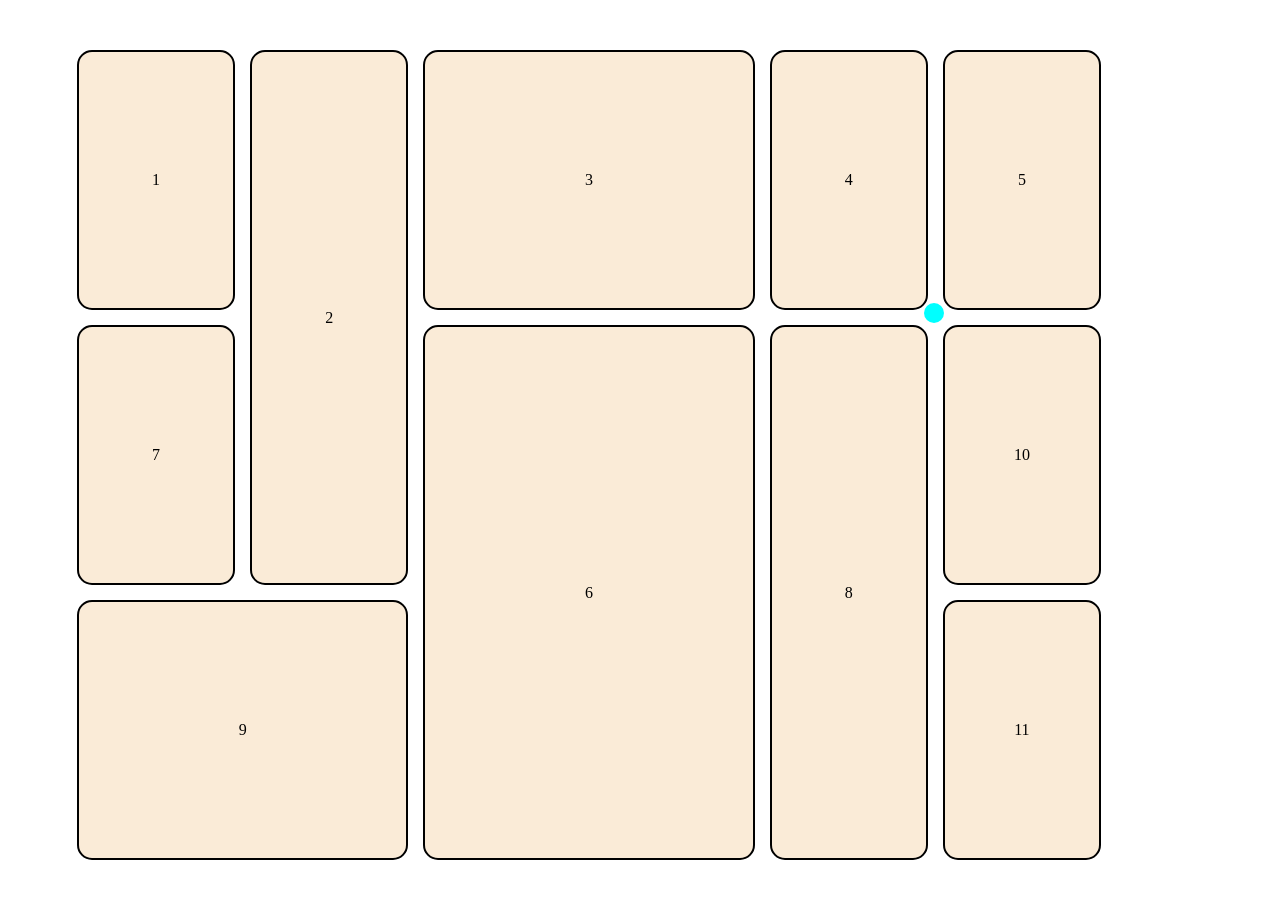
<file: index.html>
<!DOCTYPE html>
<html lang="en">
<head>
    <meta charset="UTF-8">
    <meta name="viewport" content="width=device-width, initial-scale=1.0">
    <title>Document</title>
    <style>
        .container{

            height: 90vh;
            width: 80vw;
            display: grid;
            grid-template-columns: 1fr 1fr 1fr 1fr 1fr 1fr;
            margin-top: 5vh;
            margin-left: 5vw;
            grid-gap:15px;
            padding: 5px;
        }
        .box{
            background-color: antiquewhite;
            border: 2px solid black;
            border-radius: 15px;
            align-content: center;
            display: flex;
            justify-content: center;
            align-items: center;
        }
        #box2{
            grid-column: 2;
            grid-row-start: 1;
            grid-row-end: 3;
        }
        #box3{
            grid-column-start: 3;
            grid-column-end: 5;
        }
        #box6{
            grid-column: 3;
            grid-column-start: 3;
            grid-column-end: 5;
            grid-row-start: 2;
            grid-row-end: 4;
        }
        #box7{
            grid-column: 1;
            grid-row: 2;
        }
        #box8{
            grid-row-start: 2;
            grid-row-end: 4;
        }
        #box9{
            grid-column: 1;
            grid-row: 3;
            grid-column-start: 1;
            grid-column-end: 3;
        }
        .cir{
            height: 20px;
            width: 20px;
            background-color: aqua;
            border-radius: 50%;
            position:relative;
            left: 71.6vw;
            bottom: 62.5vh;
        }
    </style>
</head>
<body>
    <div class="container">
        <div class="box" id="box1">1</div>
        <div class="box" id="box2">2</div>
        <div class="box" id="box3">3</div>
        <div class="box" id="box4">4</div>
        <div class="box" id="box5">5</div>
        <div class="box" id="box6">6</div>
        <div class="box" id="box7">7</div> 
        <div class="box" id="box8">8</div>
        <div class="box" id="box9">9</div>
        <div class="box" id="box10">10</div>
        <div class="box" id="box11">11</div>
    </div>
    <div class="cir"></div>
</body>
</html>
</file>
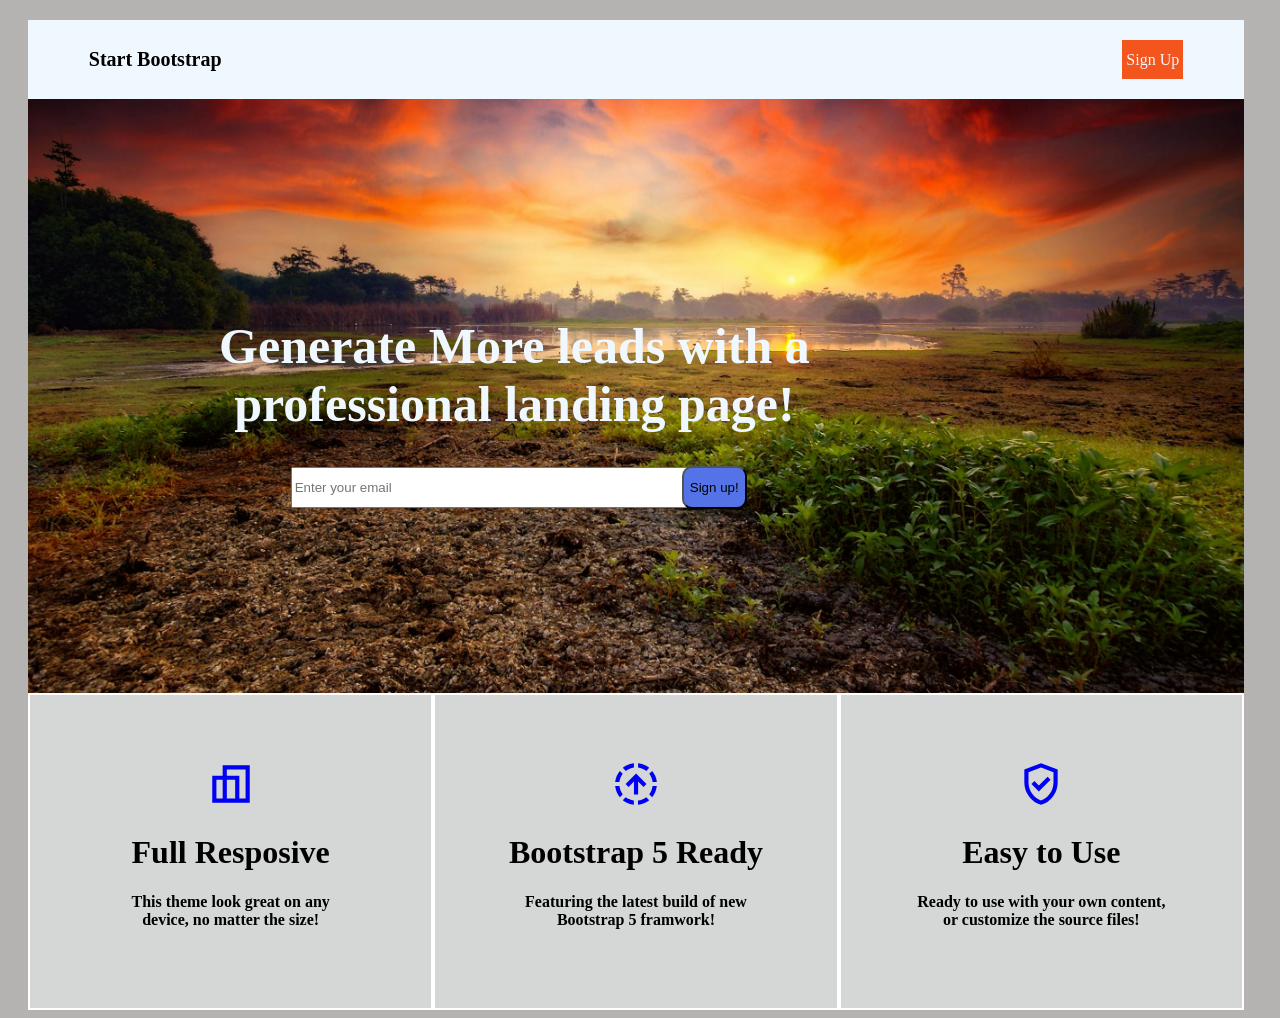
<file: assi_1.html>
<!DOCTYPE html>
<html lang="en">
<head>
    <meta charset="UTF-8">
    <meta name="viewport" content="width=device-width, initial-scale=1.0">
    <title>Document</title>
    <link rel="stylesheet" href="style.css">
</head>
<body>
    <div class="main">
        <div class="nav1">
        <div class="boot">
            Start Bootstrap
        </div>
        <div class="btn">
            <buttton>Sign Up</buttton>
        </div>
    </div>
    <div class="ar">
        <div class="input_cont">
            <h1 class="input_text">Generate More leads with a <br> professional landing page!</h1>
            <input class="in" type="text" placeholder="Enter your email">
            <button class="btn2">Sign up!</button>
        </div>
    </div>
    <div class="cont">
        <div class="cont1">
            <img src="/responsive_layout.svg" height="50px" width="50px">
            <h1>Full Resposive</h1>
            <p>This theme look great on any<br>
                   device, no matter the size!
            </p>
        </div>
        <div class="cont1">
            <img src="/arrow_upload_ready_logo.svg" height="50px" width="50px">
            <h1>Bootstrap 5 Ready</h1>
            <p>Featuring the latest build of new<br>
                   Bootstrap 5 framwork!
            </p>
        </div>
        <div class="cont1">
            <img src="/verified_logo.svg" height="50px" width="50px">
            <h1>Easy to Use</h1>
            <p>Ready to use with your own content,<br>
                   or customize the source files!
            </p>
        </div>
    </div>
    </div>
</body>
</html>
</file>
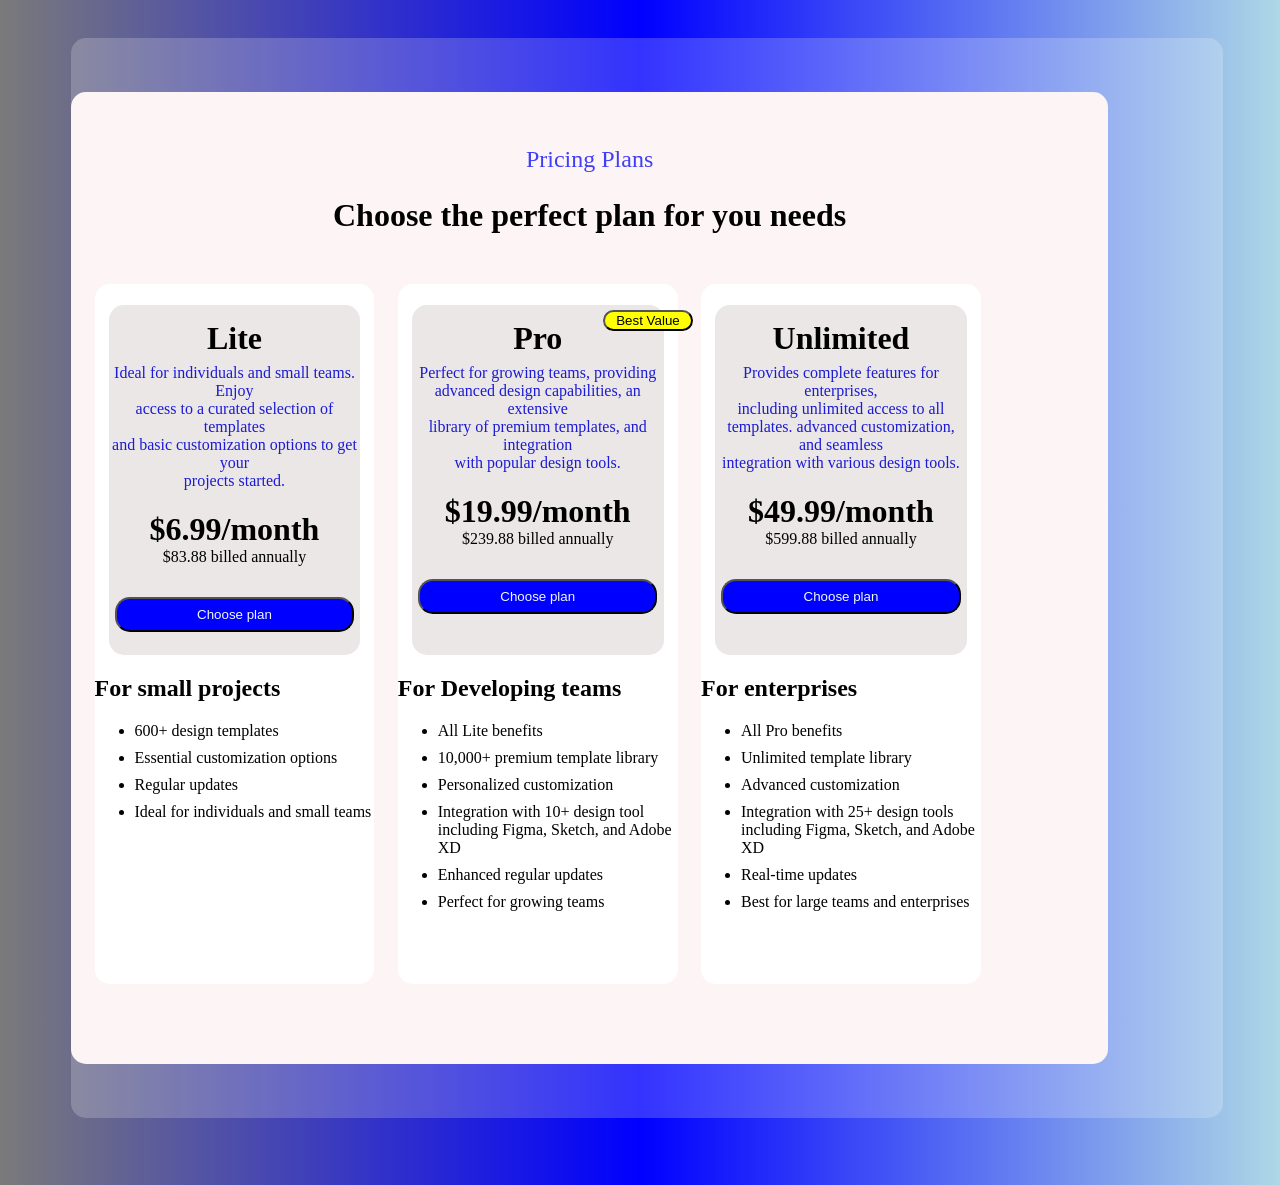
<file: assi_2.html>
<!DOCTYPE html>
<html lang="en">
<head>
    <meta charset="UTF-8">
    <meta name="viewport" content="width=device-width, initial-scale=1.0">
    <title>Document</title>
    <link rel="stylesheet" href="style2.css">
</head>
<body>
    <div class="main">
        <div class="cont1">
            <p id="you">Pricing Plans</p>
            <h1 id="he1">Choose the perfect plan for you needs</h1>
            <div class="cont2">
                <div class="cont3">
                    <div class="card">
                        <h1 class="head1">Lite</h1>
                        <p class="para">Ideal for individuals and small teams. Enjoy<br> 
                            access to a curated selection of templates<br> 
                            and basic customization options to get your <br>
                            projects started.</p>
                        <h1 style="margin-bottom: 0%;">$6.99/month</h1>
                        <p style="margin-top: 0%;">$83.88 billed annually</p>
                        <button class="btn">Choose plan</button>
                    </div>
                    <h2 class="head">For small projects</h2>
                    <ul>
                        <li>600+ design templates</li>
                        <li>Essential customization options</li>
                        <li>Regular updates</li>
                        <li>Ideal for individuals and small teams</li>
                    </ul>
                </div>
                <div class="cont3">
                    <div class="card">
                        <h1 class="head1">Pro</h1>
                        <p class="para">Perfect for growing teams, providing<br>
                            advanced design capabilities, an extensive<br>
                            library of premium templates, and integration<br>
                            with popular design tools.</p>
                        <h1 style="margin-bottom: 0%;">$19.99/month</h1>
                        <p style="margin-top: 0%;">$239.88 billed annually</p>
                        <button class="btn">Choose plan</button>
                    </div>
                    <h2>For Developing teams</h2>
                    <ul>
                        <li>All Lite benefits</li>
                        <li>10,000+ premium template library</li>
                        <li>Personalized customization</li>
                        <li>Integration with 10+ design tool including Figma, Sketch, and Adobe XD</li>
                        <li>Enhanced regular updates</li>
                        <li>Perfect for growing teams</li>
                    </ul>
                </div>
                <div class="cont3">
                    <div class="card">
                        <h1 class="head1">Unlimited</h1>
                        <p class="para">Provides complete features for enterprises,<br>
                           including unlimited access to all templates. advanced customization, and seamless<br>
                           integration with various design tools.</p>
                        <h1 style="margin-bottom: 0%;">$49.99/month</h1>
                        <p style="margin-top: 0%;">$599.88 billed annually</p>
                        <button class="btn">Choose plan</button>
                    </div>
                    <h2>For enterprises</h2>
                    <ul>
                        <li>All Pro benefits</li>
                        <li>Unlimited template library</li>
                        <li>Advanced customization</li>
                        <li>Integration with 25+ design tools including Figma, Sketch, and Adobe XD</li>
                        <li>Real-time updates</li>
                        <li>Best for large teams and enterprises</li>
                    </ul>
                </div>
            </div>
        </div>
    </div>
    <button class="btn2">Best Value</button>
</body>
</html>
</file>
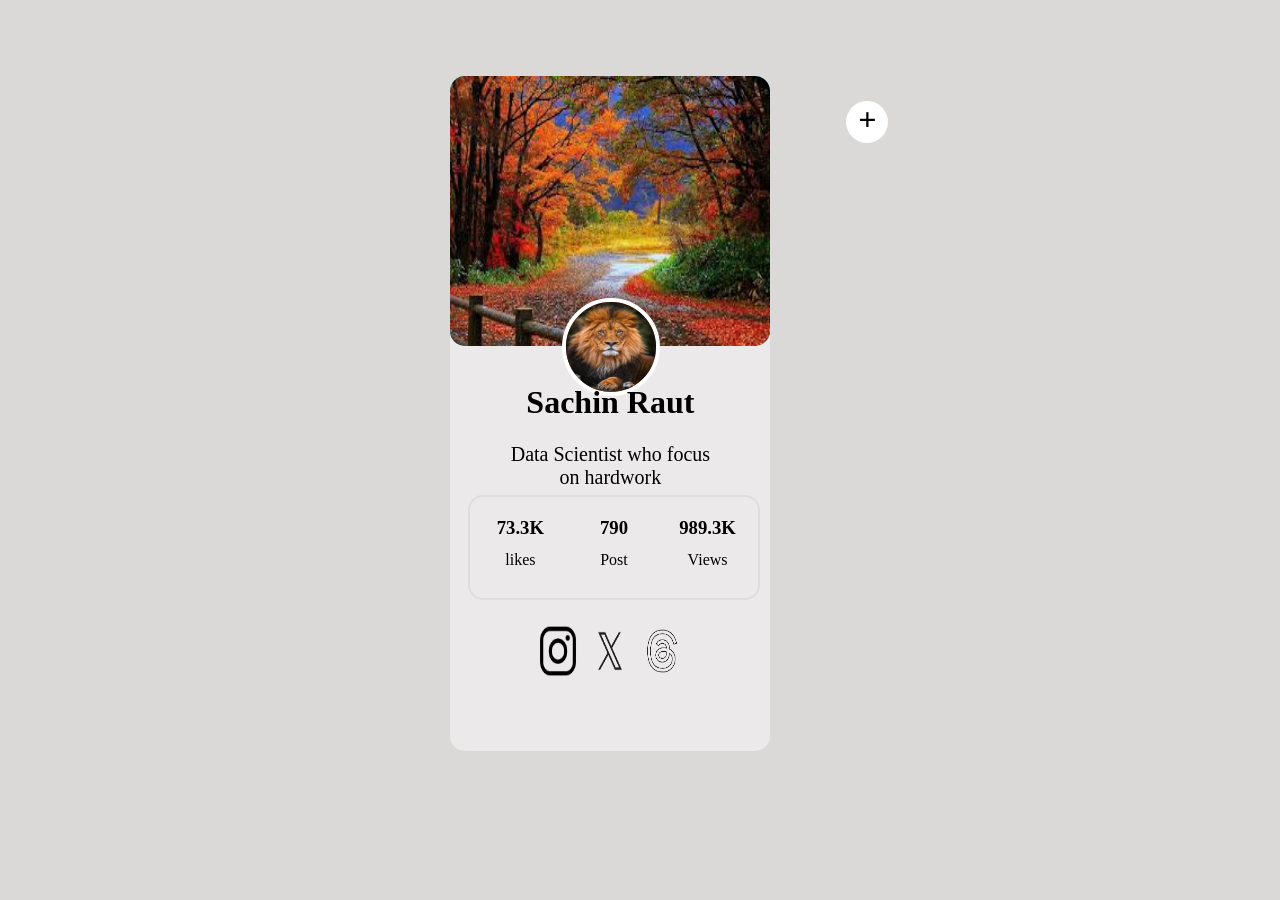
<file: assi_3.html>
<!DOCTYPE html>
<html lang="en">
<head>
    <meta charset="UTF-8">
    <meta name="viewport" content="width=device-width, initial-scale=1.0">
    <title>Document</title>
    <link rel="stylesheet" href="style3.css">
</head>
<body>
    <div class="main">
        <div class="pic">
            <img id="im"src="/nature_image.jpg">
            <div class="logo1"><h1> +</h1></div>
        </div>
        <div class="photo">
            <img id="lion" src="/lion_image.jpg">
        </div>
        <h1 id="name">Sachin Raut</h1>
        <p>Data Scientist who focus <br>
          on hardwork</p>
        <div class="cont">
            <div class="cont1">
                <h3>73.3K</h3>
                <p id="para">likes</p>
            </div>
            <div class="cont1">
                <h3>790</h3>
                <p id="para">Post</p>
            </div>
            <div class="cont1">
                <h3>989.3K</h3>
                <p id="para">Views</p>
            </div>
        </div>
        <div class="cont2">
            <div class="logo2">
                <img class="lgo" src="/insta_logo.png">
            </div>
            <div class="logo2">
                <img class="lgo" src="/X_news_logo.png">
            </div>
            <div class="logo2">
                <img class="lgo" src="/thread_logo.png">
            </div>
        </div>
    </div>
</body>
</html>
</file>
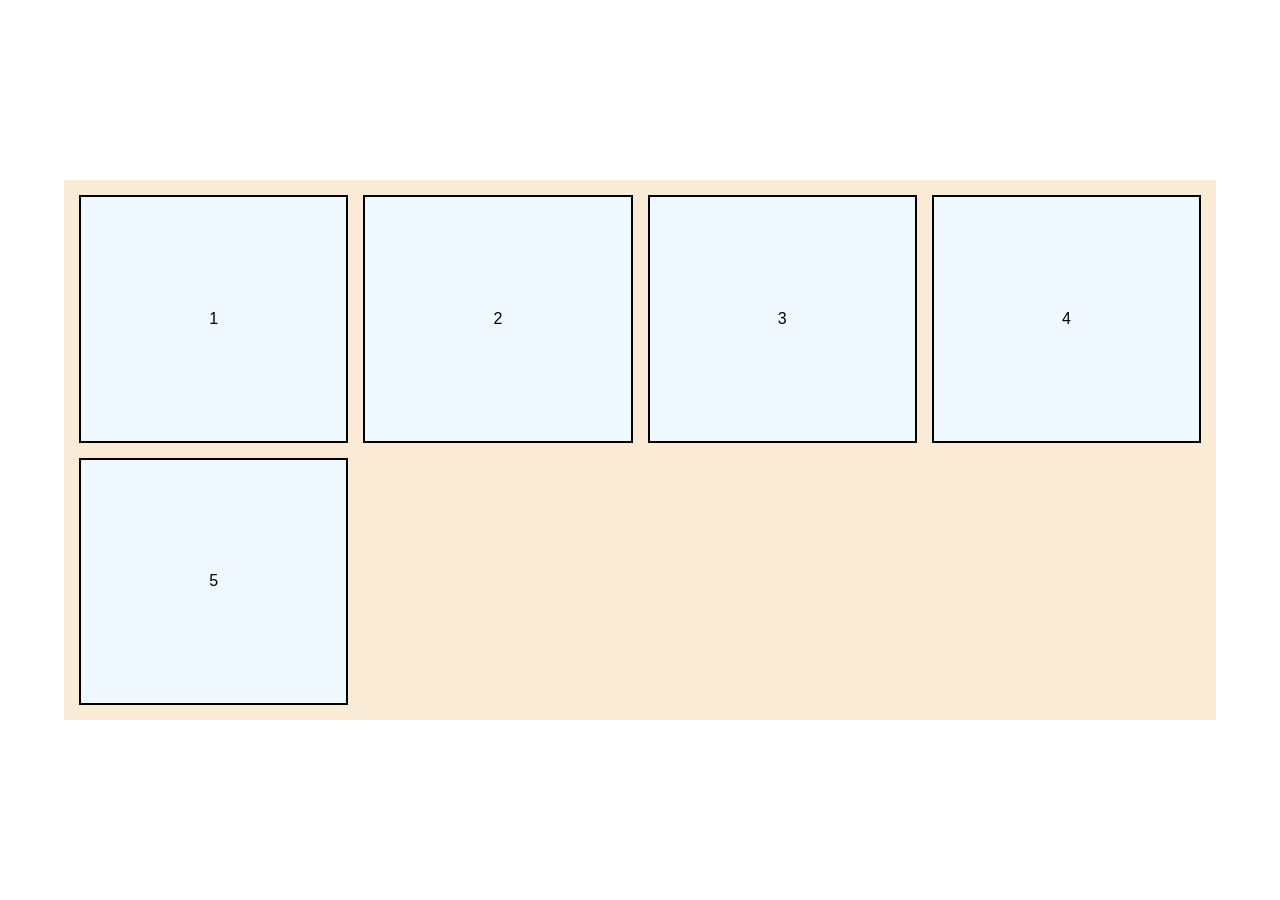
<file: gallery.html>
<!DOCTYPE html>
<html lang="en">
<head>
    <meta charset="UTF-8">
    <meta name="viewport" content="width=device-width, initial-scale=1.0">
    <title>Document</title>
    <style>
        *{
            margin: 0;
            padding: 0;
            box-sizing: border-box;
            height: 100%;
            width: 100%;
            font-family: sans-serif;
        }
        body{
            display: flex;
            justify-content: center;
            align-items: center;
        }
        .cont{
            background-color: antiquewhite;
            max-height: 60vh;
            width: 90vw;
            display: grid;
            grid-template-columns: repeat(auto-fit, minmax(250px,1fr));
            grid-gap: 15px;
            padding: 15px;
        }
        .box{
            background-color: aliceblue;
            border: 2px solid black;
            display: flex;
            align-items: center;
            justify-content: center;
        }
    </style>
</head>
<body>
    <div class="cont">
        <div class="box" id="box1">1</div>
        <div class="box" id="box2">2</div>
        <div class="box" id="box3">3</div>
        <div class="box" id="box4">4</div>
        <div class="box" id="box5">5</div>
    </div>
</body>
</html>
</file>
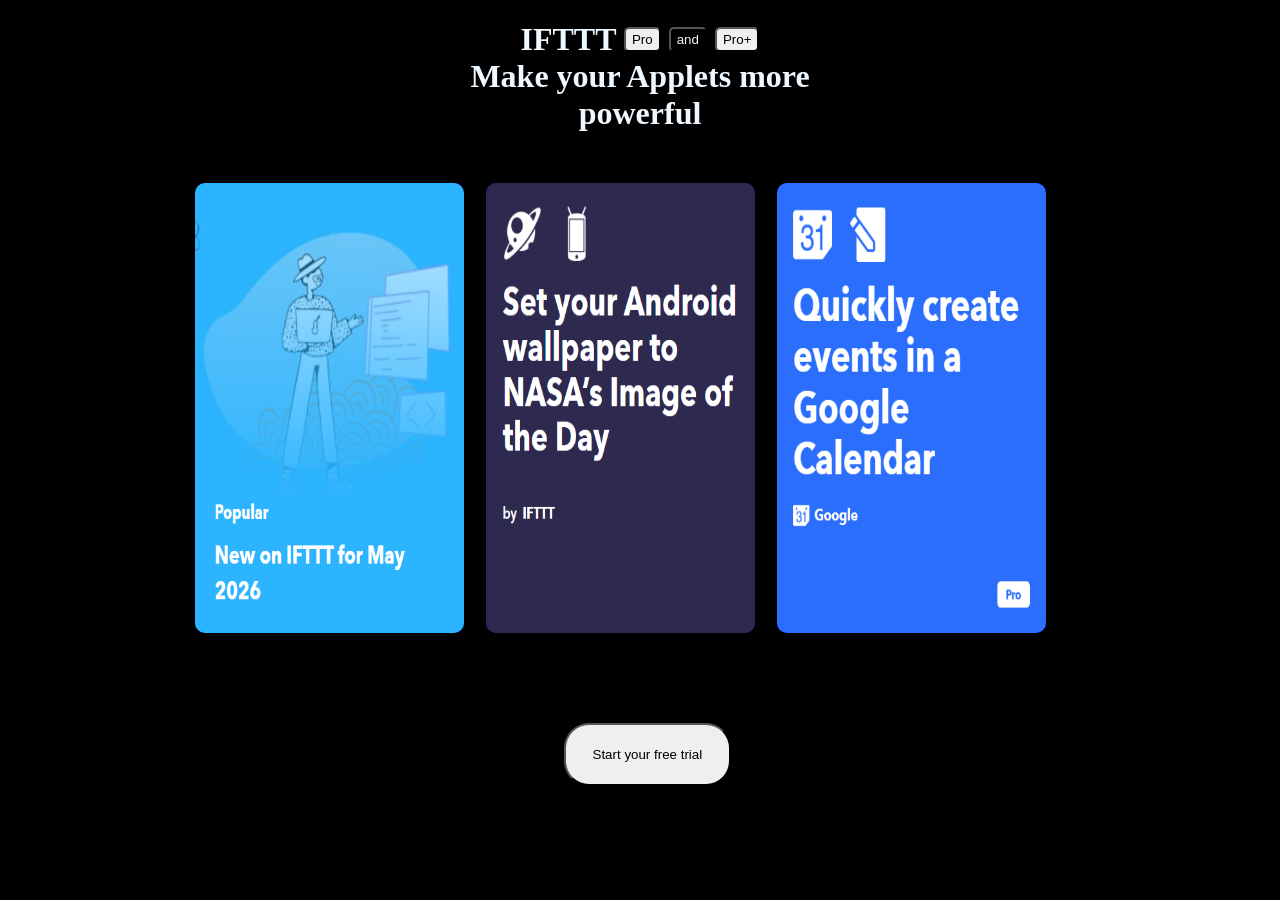
<file: grid.html>
<!DOCTYPE html>
<html lang="en">
<head>
    <meta charset="UTF-8">
    <meta name="viewport" content="width=device-width, initial-scale=1.0">
    <title>Document</title>
    <style>
        body{
            background-color: black;
        }
        h1{
            text-align: center;
            color: aliceblue;
        }
        .main{
            width: 70vw;
            height: 50vh;
            margin-top: 4%;
            margin-left: 13%;
            display: grid;
            grid-template-columns: 30% 30% 30%;
            justify-content: space-evenly;
        }
        .box{
            background-color: blue;
            border-radius: 10px;
        }
        .btn3{
            position: relative;
            left: 44%;
            top: 10vh;
            width: 13vw;
            height: 7vh;
            border-radius: 25px;
        }
        .btn{
            height: 25px;
            position: relative;
            bottom: 6px;
            border-radius: 5px;
        }
        .btn2{
            color: aliceblue;
            background-color: black;
            height: 25px;
            position: relative;
            bottom: 6px;
             border-radius: 5px;
        }
        .image{
            width: 100%;
            height: 100%;
            border-radius: 10px;
        }
    </style>
</head>
<body>
    <h1>IFTTT
         <button class="btn">Pro</button>
         <button class="btn2">and</button>
         <button class="btn">Pro+</button><br>
        Make your Applets more <br> powerful
    </h1>
    <div class="main">
        <div class="box">
            <img class="image" src="/ifttt_img1.png">
        </div>
        <div class="box">
            <img class="image" src="/ifttt_img2.png">
        </div>
        <div class="box">
            <img class="image" src="/ifttt_img3.png">
        </div>
    </div>
    <button class="btn3">Start your free trial</button>
</body>
</html>
</file>
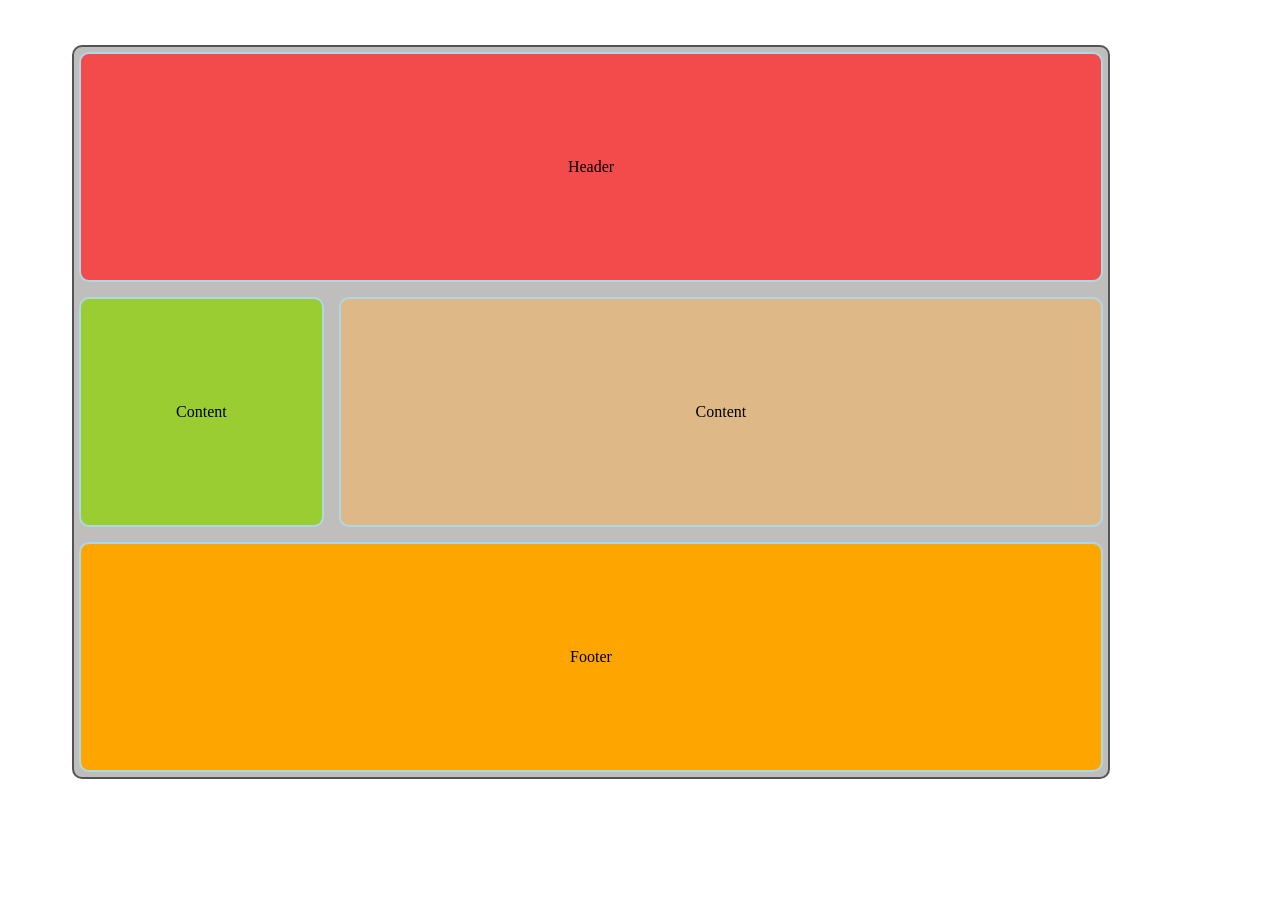
<file: grid2.html>
<!DOCTYPE html>
<html lang="en">
<head>
    <meta charset="UTF-8">
    <meta name="viewport" content="width=device-width, initial-scale=1.0">
    <title>Document</title>
    <style>
        .cont{
            background-color: rgb(191, 190, 189);
            width: 80vw;
            height: 80vh;
            margin-top: 5vh;
            margin-left: 5vw;
            display: grid;
            grid-template-columns: 1fr 1fr 1fr 1fr;
            grid-gap:15px;
            padding: 5px;
            border: 2px solid rgb(85, 84, 84);
            border-radius: 10px;
            
        }
        .box{
            display: flex;
            justify-content: center;
            align-items: center;
            border-radius: 10px;
            border: 2px solid lightblue ;
        }
        #box1{
            background-color: rgb(243, 75, 75);
            grid-column-start: 1;
            grid-column-end: 5;
        }
        #box2{
            background-color: yellowgreen;
        }
        #box3{
            background-color: burlywood;
            grid-column-start: 2;
            grid-column-end: 5;
        }
        #box4{
            background-color: orange;
            grid-column-start: 1;
            grid-column-end: 5;
        }
    </style>
</head>
<body>
    <div class="cont">
        <div class="box" id="box1">Header</div>
        <div class="box" id="box2">Content</div>
        <div class="box" id="box3">Content</div>
        <div class="box" id="box4">Footer</div>
    </div>
</body>
</html>
</file>
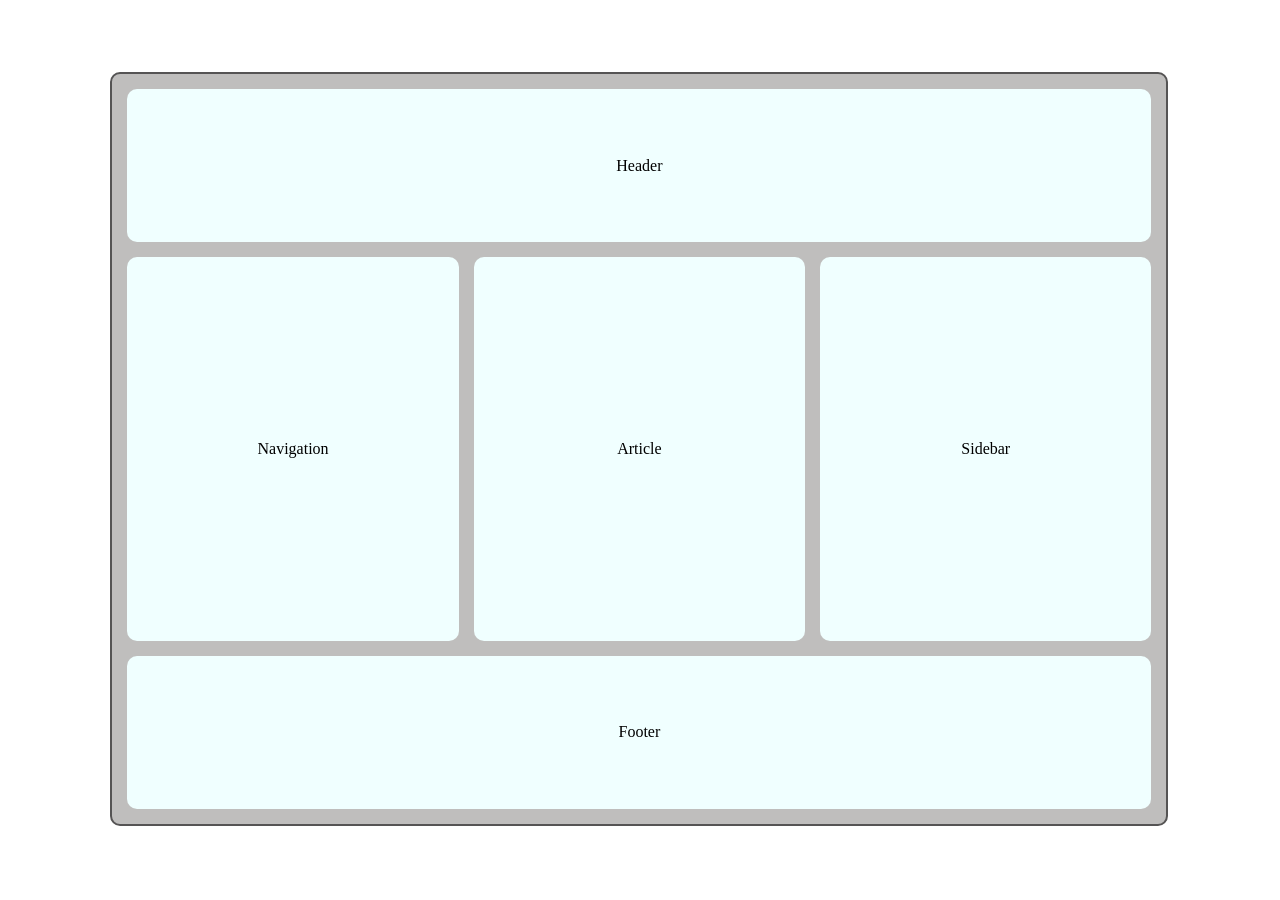
<file: grid3.html>
<!DOCTYPE html>
<html lang="en">
<head>
    <meta charset="UTF-8">
    <meta name="viewport" content="width=device-width, initial-scale=1.0">
    <title>Document</title>
    <style>
        .cont{
          background-color: rgb(191, 190, 189);
            width: 80vw;
            height: 80vh;
            margin-top: 8vh;
            margin-left: 8vw;
            display: grid;
            grid-template-columns: 1fr 1fr 1fr;
            grid-template-rows: 0.4fr 1fr 0.4fr;
            grid-gap:15px;
            padding: 15px;
            border: 2px solid rgb(85, 84, 84);
            border-radius: 10px;
        }
        .box{
            background-color: azure;
            display: flex;
            justify-content: center;
            align-items: center;
            border-radius: 10px;

        }
        #box1{
            grid-column: 1/4;
        }
        #box5{
            grid-column: 1/4;
        }
    </style>
</head>
<body>
    <div class="cont">
        <div class="box" id="box1">Header</div>
        <div class="box" id="box2">Navigation</div>
        <div class="box" id="box3">Article</div>
        <div class="box" id="box4">Sidebar</div>
        <div class="box" id="box5">Footer</div>
    </div>
</body>
</html>
</file>
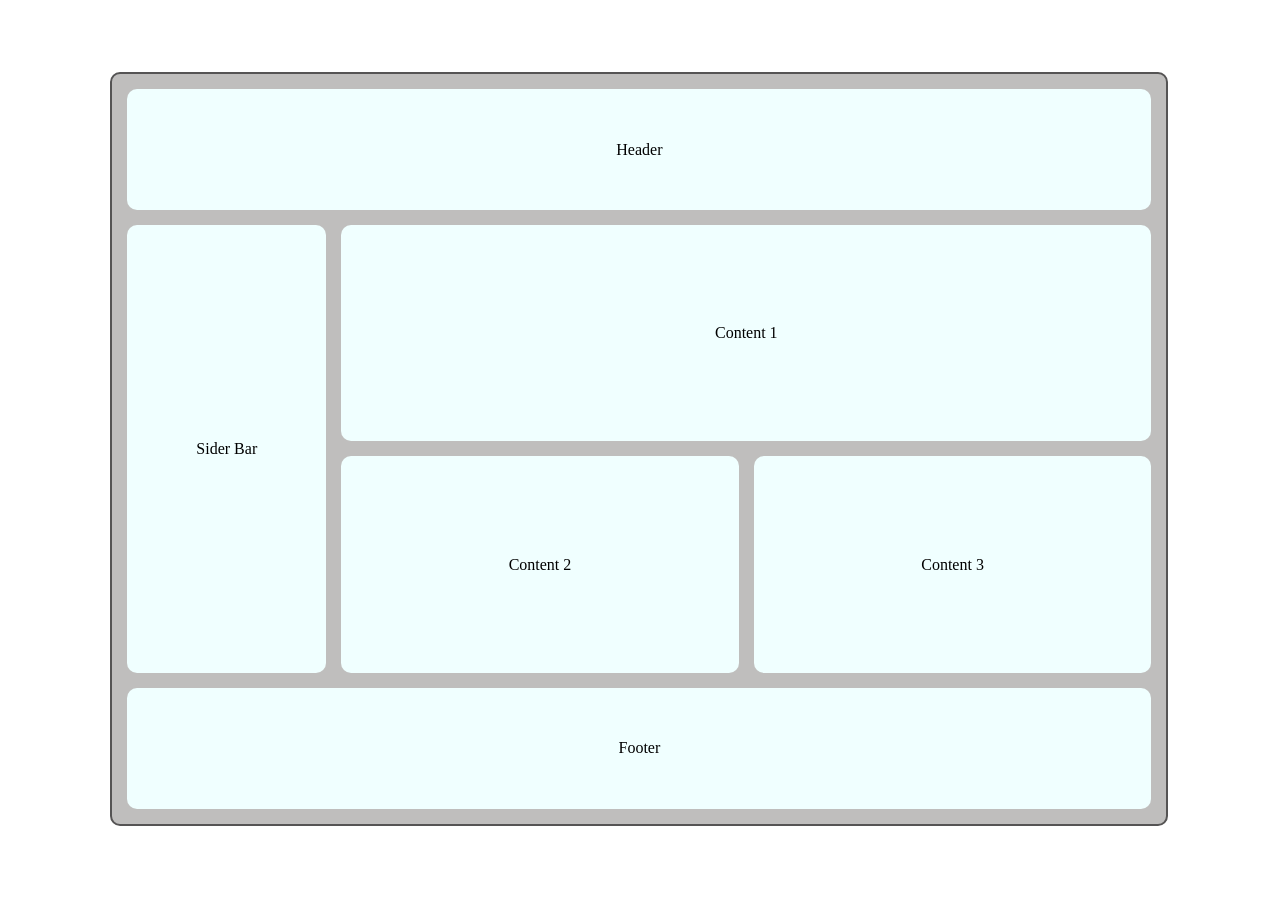
<file: grid4.html>
<!DOCTYPE html>
<html lang="en">
<head>
    <meta charset="UTF-8">
    <meta name="viewport" content="width=device-width, initial-scale=1.0">
    <title>Document</title>
    <style>
        .cont{
          background-color: rgb(191, 190, 189);
            width: 80vw;
            height: 80vh;
            margin-top: 8vh;
            margin-left: 8vw;
            display: grid;
            grid-template-columns: 0.6fr 1.2fr 1.2fr;
            grid-template-rows: 0.7fr 1.25fr 1.25fr 0.7fr;
            grid-gap:15px;
            padding: 15px;
            border: 2px solid rgb(85, 84, 84);
            border-radius: 10px;
            grid-template-areas: 
            "header header header"
            "sidebar content1 content1"
            "sidebar content2  content3"
            "footer footer footer";
        }
        .box{
            background-color: azure;
            display: flex;
            justify-content: center;
            align-items: center;
            border-radius: 10px;
        }
        #box1{
            grid-area: header;
        }
        #box2{
            grid-area: sidebar;
        }
        #box3{
            grid-area: content1;
        }
        #box4{
            grid-area: content2;
        }
        #box5{
            grid-area: content3;
        }
        #box6{
            grid-area: footer;
        }
        /* #box1{
            grid-column: 1/4;
        }
        #box2{
            grid-row: 2/4;
        }
        #box3{
            grid-column: 2/4;
        }
        #box6{
            grid-column: 1/4;
        } */
    </style>
</head>
<body>
     <div class="cont">
        <div class="box" id="box1">Header</div>
        <div class="box" id="box2">Sider Bar</div>
        <div class="box" id="box3">Content 1</div>
        <div class="box" id="box4">Content 2</div>
        <div class="box" id="box5">Content 3</div>
        <div class="box" id="box6">Footer</div>
    </div>
</body>
</html>
</file>
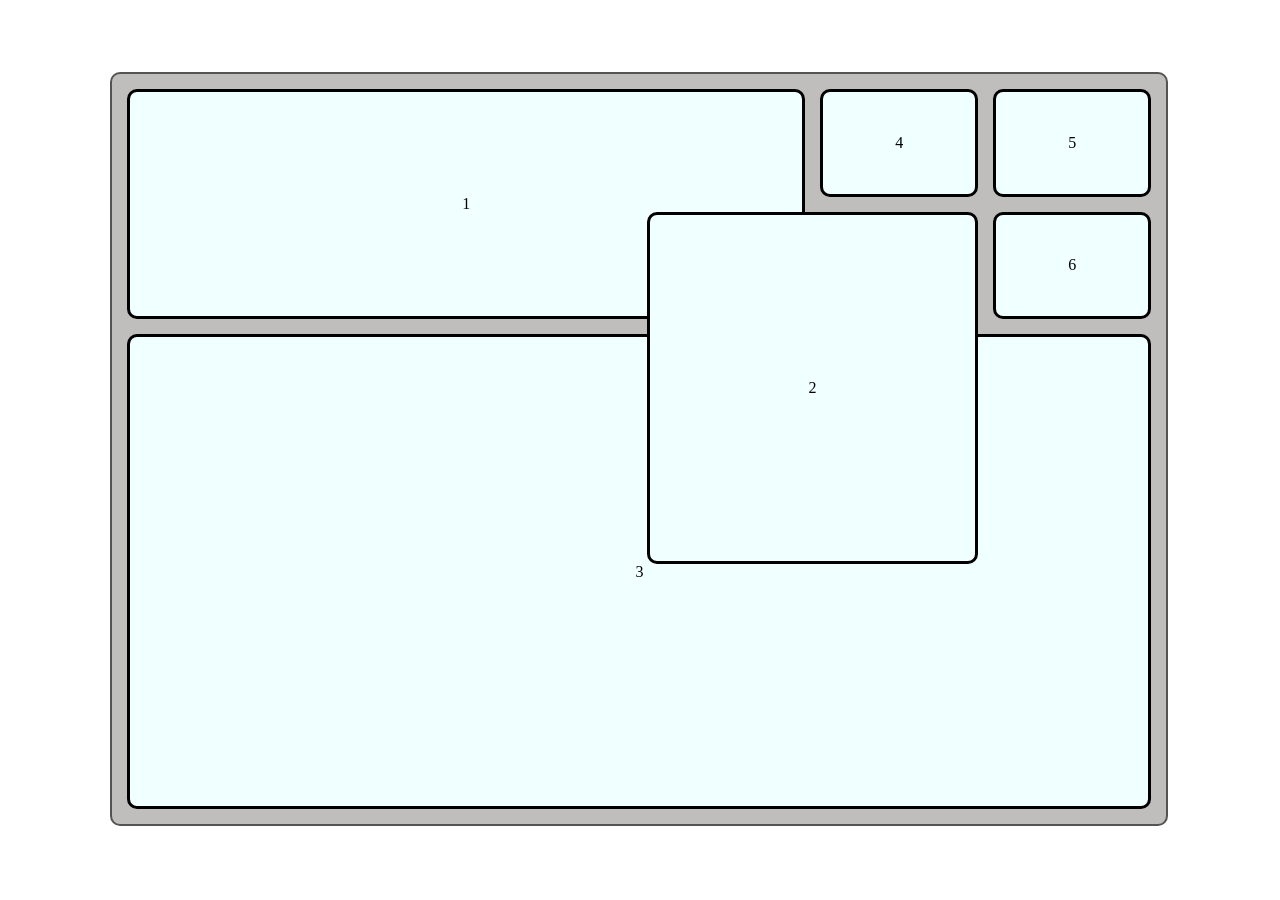
<file: grid5.html>
<!DOCTYPE html>
<html lang="en">
<head>
    <meta charset="UTF-8">
    <meta name="viewport" content="width=device-width, initial-scale=1.0">
    <title>Document</title>
    <style>
        .cont{
          background-color: rgb(191, 190, 189);
            width: 80vw;
            height: 80vh;
            margin-top: 8vh;
            margin-left: 8vw;
            display: grid;
            grid-template-columns: 1fr 1fr 1fr 1fr 1fr 1fr;
            grid-template-rows: 1fr 1fr 1fr 1fr 1fr 1fr;
            grid-gap:15px;
            padding: 15px;
            border: 2px solid rgb(85, 84, 84);
            border-radius: 10px;
        }
        .box{
            background-color: azure;
            display: flex;
            justify-content: center;
            align-items: center;
            border-radius: 10px;
            border: 3px solid black;
        }
        #box1{
            grid-column: 1/5;
            grid-row:1/3;
        }
        #box4{
            grid-column: 5;
            grid-row: 1;
        }
        #box5{
            grid-column: 6;
            grid-row: 1;
        }
        #box6{
            grid-column: 6;
            grid-row: 2;
        }
        #box3{
            grid-row:3/7;
            grid-column: 1/7;
        }
        #box2{
            grid-column: 4;
            grid-row: 2;
            grid-row: 2/5;
            grid-column: 4/6;
        }
    </style>
</head>
<body>
     <div class="cont">
        <div class="box" id="box1">1</div>
        <div class="box" id="box3">3</div>
        <div class="box" id="box2">2</div>
        <div class="box" id="box4">4</div>
        <div class="box" id="box5">5</div>
        <div class="box" id="box6">6</div>
    </div>
</body>
</html>
</file>
<file: style.css>
html{
    background-color: rgb(181, 178, 178);
}
.main{
    height: 110vh;
    width: 95vw;
    margin-top: 20px;
    margin-left: 20px;
}
.nav1{
    width: 100%;
    height: 8%;
    background-color: aliceblue;
    display: flex;
    justify-content: space-between;
    align-items: center;
}
.btn{
    text-align: center;
    align-content: center;
    width: 5%;
    height: 50%;
    color: aliceblue;
    background-color: rgb(244, 85, 28);
    margin-right: 5%;
}
.ar{
    background-color: aquamarine;
    height: 60%;
    width: 100%;
    background-image: url(/Boot_Img.png);
    background-repeat: no-repeat;
    background-size: cover; /* Forces image to fill the div */
    background-position: center; /* Centers the image inside the div */
    align-content: center;
    justify-items: center;
}
.input_cont{
    height: 60%;
    width: 80%;
    align-content: center;
}
.boot{
    margin-left: 5%;
    font-size: 20px;
    font-weight: bolder;
}
.in{
    margin-left: 27%;
    width: 40%;
    height:10%;
}
.btn2{
    position: relative;
    right: 10px;
    background-color: rgb(83, 115, 230);
    height: 12%;
    border-radius: 10px;
}
.input_text{
    text-align: center;
    color: aliceblue;
    font-size: 50px;
}
.cont{
    background-color: burlywood;
    width: 100%;
    height: 32%;
    display: flex;
}
.cont1{
    background-color: rgb(213, 214, 214);
    width: 33.6%;
    border: 2px solid white;
    text-align: center;
    align-content: center;
    font-weight: bold;
}
</file>
<file: style2.css>
html{
    background: linear-gradient(to right, #7a7a7a, #0000FF, #ADD8E6);
}
.main{
    background-color: rgba(254, 254, 254, 0.2);
    height: 120vh;
    width: 90vw;
    margin-top: 3%;
    margin-bottom: 3%;
    margin-left: 5%;
    justify-items: center;
    align-content: center;
    border-radius: 15px;
    
}
.cont1{
    height: 90%;
    width: 90%;
    background-color: rgb(253, 245, 245);
    justify-items: center;
    align-content: center;
    border-radius: 15px;
}
#you{
    text-align: center;
    font-size: 24px;
    color: rgb(63, 63, 248);
}
#he1{
    text-align: center;
}
.cont2{
    height: 80%;
    width: 90%;
    display: flex;
    justify-content: space-evenly;
    border-radius: 15px;
}
.cont3{
    background-color: rgb(255, 255, 255);
    height: 90%;
    width: 30%;
    margin-top: 3%;
    border-radius: 15px;
}
.card{
    
    background-color: rgb(236, 231, 231);
    height: 50%;
    width: 90%;
    margin-top: 5%;
    text-align: center;
    margin-left: 5%;
    border-radius: 15px;
}
.btn{
    width: 95%;
    height: 35px;
    background-color: blue;
    border-radius: 15px;
    padding: 1%;
    color: aliceblue;
    position: relative;
    top: 15px;
}
.btn2{
    text-align: center;
    position: relative;
    bottom: 94vh;
    left: 46.5vw;
    background-color: yellow;
    border-radius: 15px;
    width: 7vw;
}
.para{
    color: rgb(27, 27, 211);
}
.head1{
    position: relative;
    top: 15px;
}
li{
    margin-bottom: 9px;
}
</file>
<file: style3.css>
html{
    background-color: rgb(219, 217, 215);
}
.main{
    height: 75vh;
    width: 25vw;
    margin-top: 6%;
    margin-left: 35%;
    border-radius: 15px;
    background-color: rgb(235, 233, 233);
}
.pic{
    width: 100%;
    height: 40%;
    background-color: aqua;
    text-align: center;border-radius: 15px;
}
.logo1{
    position: relative;
    height: 42px;
    width: 42px;
    background-color:white;
    left: 44vh;
    bottom: 30vh;
    border-radius: 50%;
}
#im{
    width: 100%;
    height: 100%;
    border-radius: 15px;
}
.photo{
    background-color: brown;
    height: 90px;
    width: 90px;
    border-radius: 50%;
    position: relative;
    bottom: 48px;
    left: 35%;
    border: 4px solid white;
}
#lion{
    height: 100%;
    width: 100%;
    border-radius: 50%;
}
h1{
    text-align: center;
    position: relative;
}
#name{
    position: relative;
    bottom: 12%;
}
p{
    text-align: center;
    margin-top: 0%;
    font-size: 20px;
    position: relative;
    bottom: 12%;
}
.cont{
    height: 15%;
    width: 90%;
    position: relative;
    bottom: 14%;
    left: 5.5%;
    align-items: center;
    justify-content: space-evenly;
    display: inline-flex;
    border: 2px solid #ddd;
    border-radius: 15px;
}
.cont1{
    height: 60%;
    width: 30%;
}
h3{
    text-align: center;
    margin-top: 0%;
}
#para{
    font-size: 16px;
    margin-top: 0%;
}
.cont2{
    width: 50%;
    height:10%;
    position: relative;
    bottom: 11.5%;
    left: 25%;
    display: inline-flex;
    align-items: center;
    justify-content: space-evenly;
}
.logo2{
    width: 30%;
    height: 90%;
}
.lgo{
    height: 100%;
    width: 100%;
}
</file>
